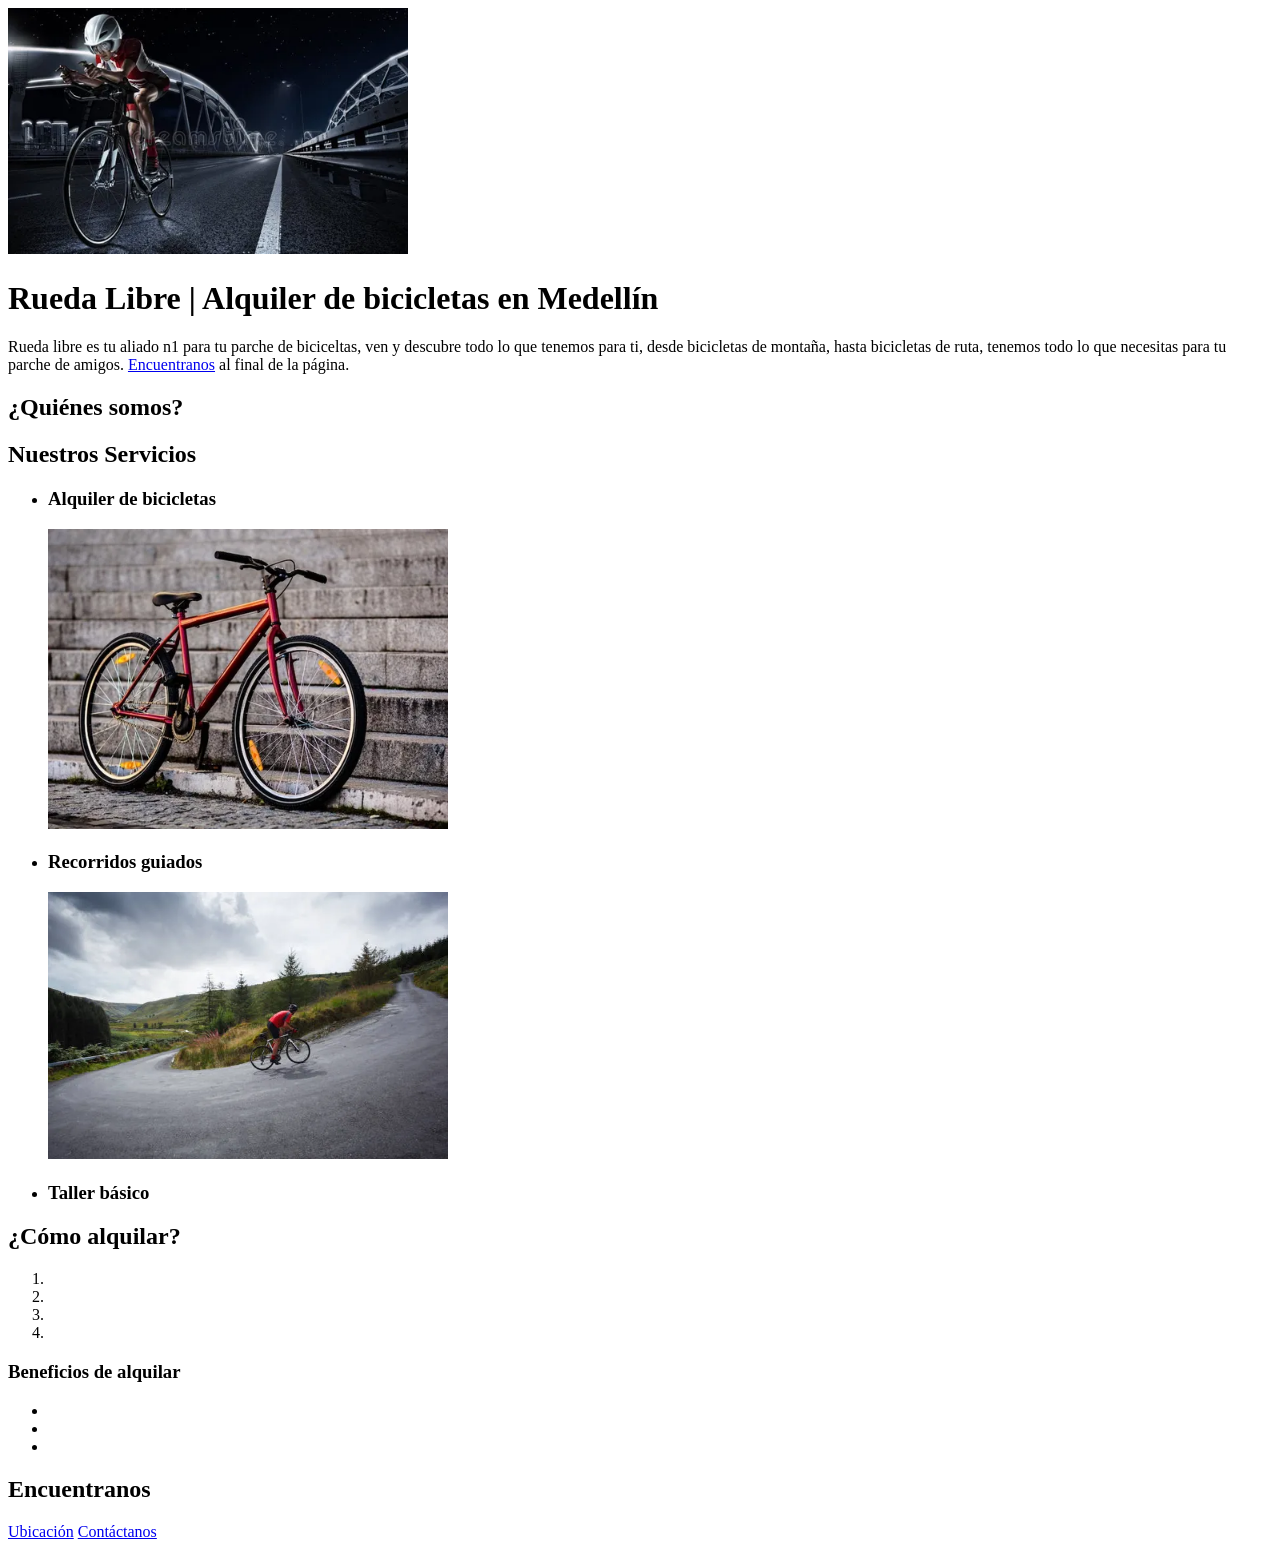
<file: index.html>
<!DOCTYPE html>
<html lang="en">

<head>
    <meta charset="UTF-8">
    <meta name="viewport" content="width=device-width, initial-scale=1.0">
    <title>Rueda Libre | Alquiler de bicicletas en Medellín</title>
</head>

<body>
    <img src="img/fondo.jpeg" alt="Portada de ciclista" width="400px">
    <h1>Rueda Libre | Alquiler de bicicletas en Medellín</h1>
    <p>
        Rueda libre es tu aliado n1 para tu parche de biciceltas,
        ven y descubre todo lo que tenemos para ti, desde bicicletas
        de montaña, hasta bicicletas de ruta, tenemos todo lo que
        necesitas para tu parche de amigos. <a href="#encuentranos">
        Encuentranos</a> al final de la página.
    </p>
    <section>
        <h2>¿Quiénes somos?</h2>
    </section>
    <section>
        <h2>Nuestros Servicios</h2>
        <ul>
            <li>
                <h3>Alquiler de bicicletas</h3>
                <img src="img/bicicleta.jpeg" alt="Bicicleta" width="400px">
                <p></p>
            </li>
            <li>
                <h3>Recorridos guiados</h3>
                <img src="img/ruta.jpeg" alt="Ruta" width="400px">
                <p></p>
            </li>
            <li> 
                <h3>Taller básico</h3>
                <p></p>
            </li>
        </ul>
    </section>
    <section>
        <h2>¿Cómo alquilar?</h2>
        <ol>
            <li></li>
            <li></li>
            <li></li>
            <li></li>
        </ol>
        <h3>Beneficios de alquilar</h3>
        <ul>
            <li></li>
            <li></li>
            <li></li>
        </ul>
    </section>
    <section id="encuentranos">
        <h2>Encuentranos</h2>
        <a href="https://maps.app.goo.gl/fQB62hSShDkfsh3U9" target="_blank">Ubicación</a>
        <a href="mailto:hola@ruedalibre.example" target="_blank">Contáctanos</a>

    </section>
</body>

</html>
</file>
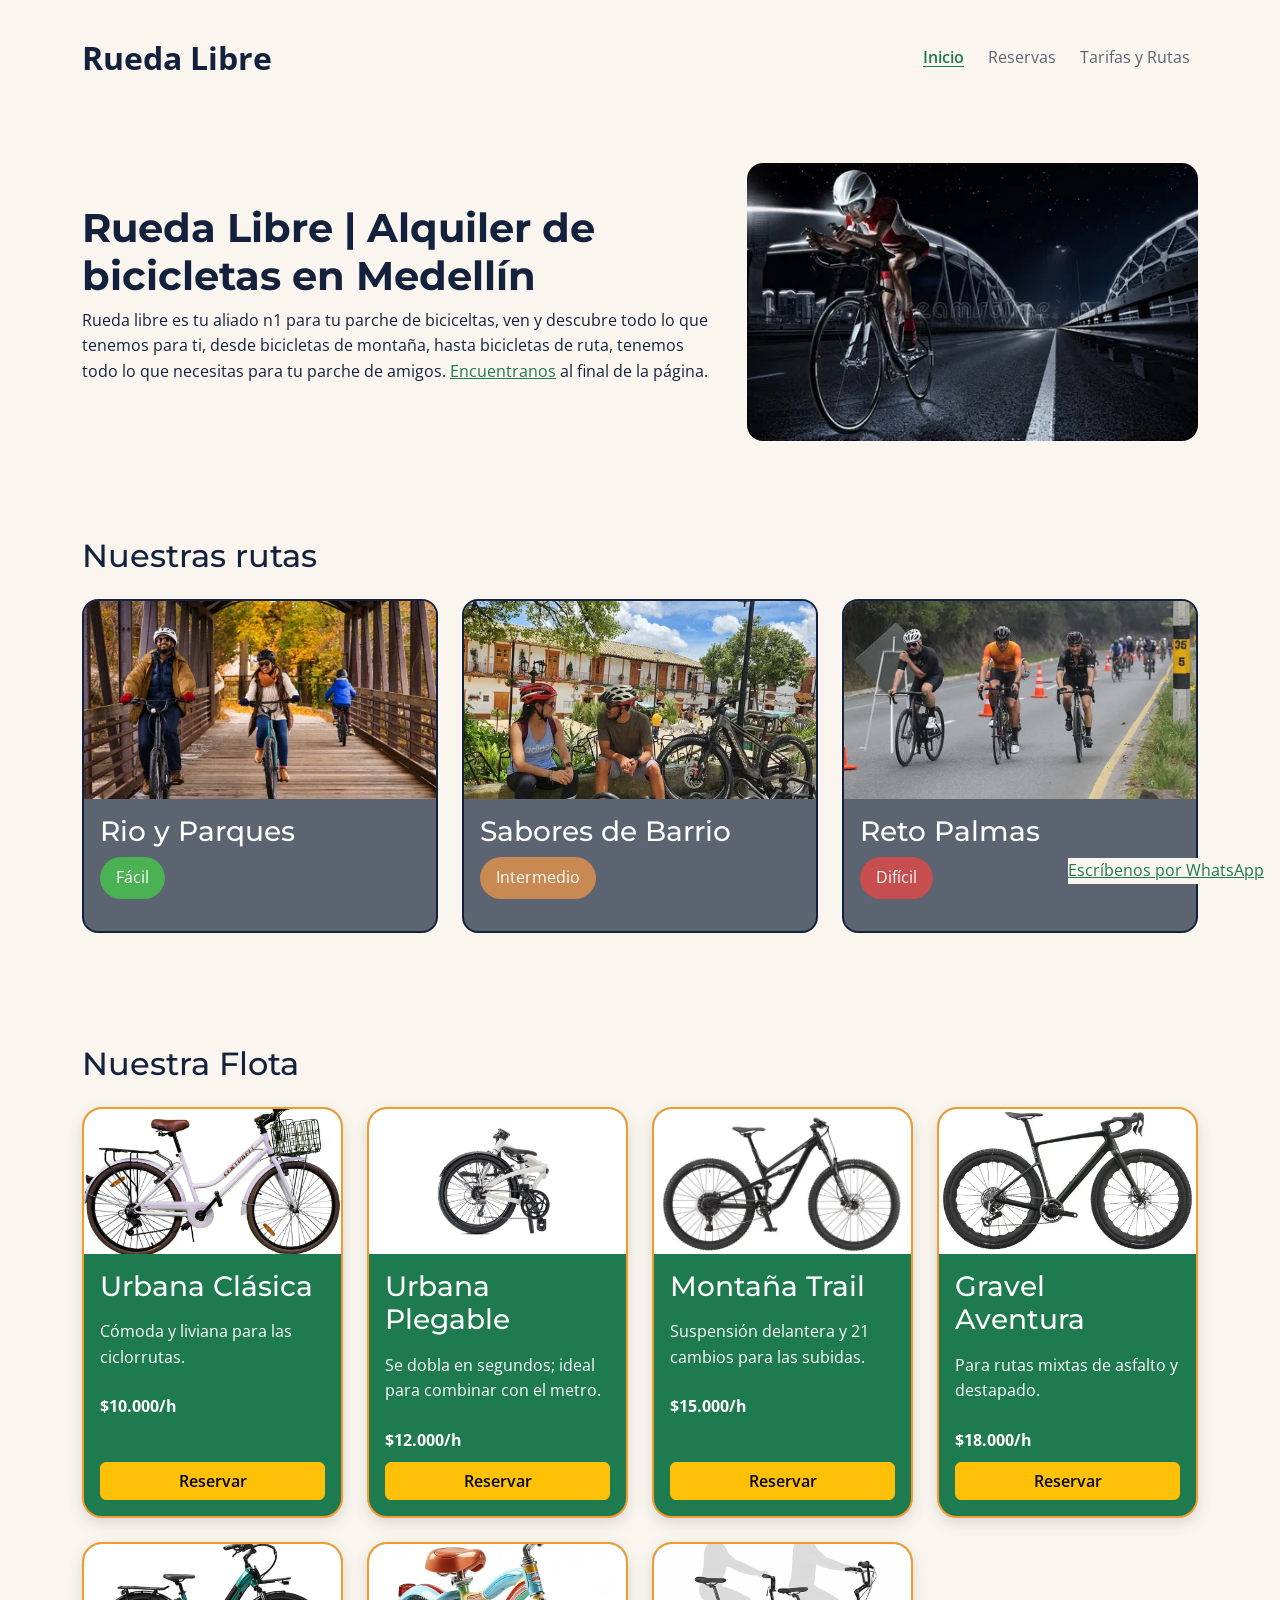
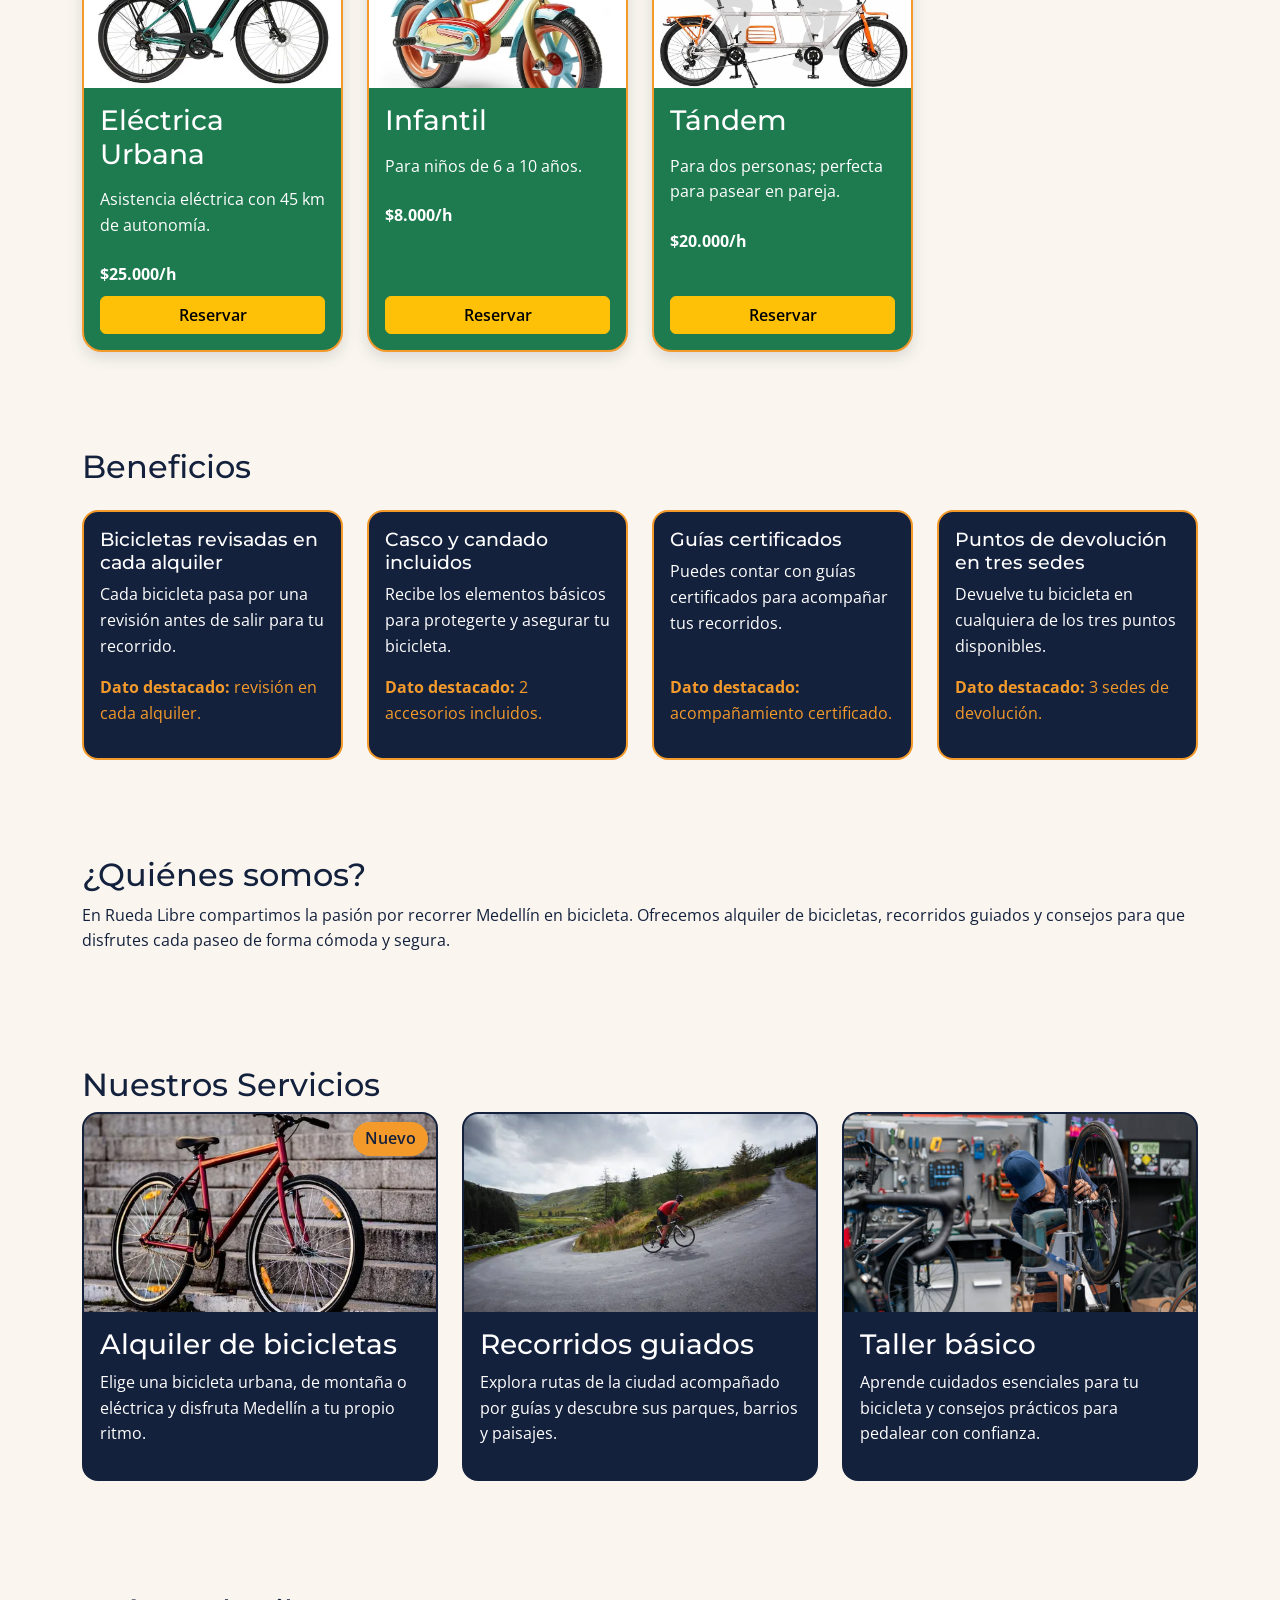
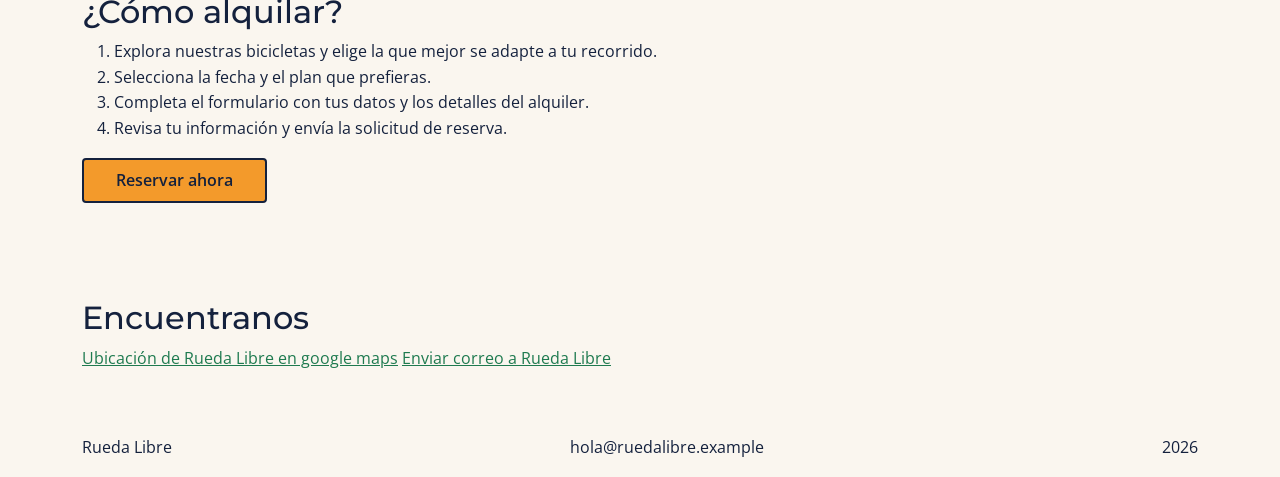
<file: rueda-libre/index.html>
<!DOCTYPE html>
<html lang="es">

<head>
    <meta charset="UTF-8">
    <meta name="viewport" content="width=device-width, initial-scale=1.0">
    <title>Rueda Libre | Alquiler de bicicletas en Medellín</title>
    <link rel="stylesheet" href="https://cdn.jsdelivr.net/npm/bootstrap@5.3.9/dist/css/bootstrap.min.css">
    <link rel="preconnect" href="https://fonts.googleapis.com">
    <link rel="preconnect" href="https://fonts.gstatic.com" crossorigin>
    <link
        href="https://fonts.googleapis.com/css2?family=Montserrat:ital,wght@0,100..900;1,100..900&family=Open+Sans:ital,wght@0,300..800;1,300..800&display=swap"
        rel="stylesheet">
    <link rel="stylesheet" href="css/styles.css">
</head>

<body>
    <header class="container d-flex flex-column flex-md-row justify-content-md-between align-items-center flex-wrap gap-2 py-3">
        <p class="nombre-del-negocio my-3">Rueda Libre</p>
        <nav>
            <ul id="menu" class="d-flex flex-wrap justify-content-center justify-content-md-end gap-2 list-unstyled m-0 p-0">
                <li>
                    <a href="index.html" class="activo d-block p-2">Inicio</a>
                </li>
                <li>
                    <a href="paginas/reservas.html" class="d-block p-2">Reservas</a>
                </li>
                <li>
                    <a href="paginas/tarifas.html" class="d-block p-2">Tarifas y Rutas</a>
                </li>
            </ul>
        </nav>
    </header>

    <main class="container">
        <section id="portada" class="py-5">
            <div class="row g-4 align-items-center">
                <div id="text" class="col-12 col-md-7">
                    <h1 class="fs-1 fw-bold">Rueda Libre | Alquiler de bicicletas en Medellín</h1>
                    <p>
                        Rueda libre es tu aliado n1 para tu parche de biciceltas,
                        ven y descubre todo lo que tenemos para ti, desde bicicletas
                        de montaña, hasta bicicletas de ruta, tenemos todo lo que
                        necesitas para tu parche de amigos. <a href="#encuentranos">
                            Encuentranos</a> al final de la página.
                    </p>
                </div>
                <div id="image" class="col-12 col-md-5 d-flex justify-content-center">
                    <img src="img/fondo.jpeg" alt="Portada de ciclista" class="img-fluid rounded-4">
                </div>
            </div>
        </section>

        <section id="nuestras-rutas" class="py-5">
            <h2 class="mb-4">Nuestras rutas</h2>
            <ul id="contenedor-rutas" class="row row-cols-1 row-cols-md-2 row-cols-xl-3 g-4 list-unstyled">
                <li class="col">
                    <article class="card ruta h-100" id="ruta-parques-rio">
                        <img src="img/ruta-parques-rio.webp" alt="Foto de ciclistas en el parque"
                            class="card-img-top img-ruta">
                        <div class="card-body">
                            <h3>Rio y Parques</h3>
                            <p class="dificultad d-inline-block" id="facil">Fácil</p>
                        </div>
                    </article>
                </li>
                <li class="col">
                    <article class="card ruta h-100" id="ruta-sabores-barrio">
                        <img src="img/ruta-sabores-barrio.webp" alt="Ruta" class="card-img-top img-ruta">
                        <div class="card-body">
                            <h3>Sabores de Barrio</h3>
                            <p class="dificultad d-inline-block" id="intermedio">Intermedio</p>
                        </div>
                    </article>
                </li>
                <li class="col">
                    <article class="card ruta h-100" id="ruta-reto-palmas">
                        <img src="img/ruta-reto-palmas.webp" alt="Imagen alusiva al taller de Rueda-Libre"
                            class="card-img-top img-ruta">
                        <div class="card-body">
                            <h3>Reto Palmas</h3>
                            <p class="dificultad d-inline-block" id="dificil">Difícil</p>
                        </div>
                    </article>
                </li>
            </ul>
        </section>

        <section id="nuestra-flota" class="py-5">
            <h2 class="mb-4">Nuestra Flota</h2>
            <div class="row row-cols-1 row-cols-sm-2 row-cols-lg-3 row-cols-xl-4 g-4">
                <div class="col">
                    <article class="card modelo-flota h-100">
                        <div class="ratio ratio-16x9">
                            <img src="img/bicicleta-clásica.webp" alt="Bicicleta urbana clásica de color oscuro"
                                class="card-img-top w-100 h-100 object-fit-cover">
                        </div>
                        <div class="card-body d-flex flex-column justify-content-between gap-2">
                            <h3 class="card-title nombre-modelo-flota">Urbana Clásica</h3>
                            <p class="card-text descripcion-modelo-flota">Cómoda y liviana para las ciclorrutas.</p>
                            <p class="precio-modelo-flota mb-0">$10.000/h</p>
                            <a href="paginas/reservas.html#formulario"
                                class="btn btn-warning fw-semibold enlace-modelo-flota mt-auto">Reservar</a>
                        </div>
                    </article>
                </div>
                <div class="col">
                    <article class="card modelo-flota h-100">
                        <div class="ratio ratio-16x9">
                            <img src="img/bicicleta-plegable.webp" alt="Bicicleta urbana plegable"
                                class="card-img-top w-100 h-100 object-fit-cover">
                        </div>
                        <div class="card-body d-flex flex-column justify-content-between gap-2">
                            <h3 class="card-title nombre-modelo-flota">Urbana Plegable</h3>
                            <p class="card-text descripcion-modelo-flota">Se dobla en segundos; ideal para combinar con el metro.</p>
                            <p class="precio-modelo-flota mb-0">$12.000/h</p>
                            <a href="paginas/reservas.html#formulario"
                                class="btn btn-warning fw-semibold enlace-modelo-flota mt-auto">Reservar</a>
                        </div>
                    </article>
                </div>
                <div class="col">
                    <article class="card modelo-flota h-100">
                        <div class="ratio ratio-16x9">
                            <img src="img/bicicleta-montana.webp" alt="Bicicleta de montaña con suspensión delantera"
                                class="card-img-top w-100 h-100 object-fit-cover">
                        </div>
                        <div class="card-body d-flex flex-column justify-content-between gap-2">
                            <h3 class="card-title nombre-modelo-flota">Montaña Trail</h3>
                            <p class="card-text descripcion-modelo-flota">Suspensión delantera y 21 cambios para las subidas.</p>
                            <p class="precio-modelo-flota mb-0">$15.000/h</p>
                            <a href="paginas/reservas.html#formulario"
                                class="btn btn-warning fw-semibold enlace-modelo-flota mt-auto">Reservar</a>
                        </div>
                    </article>
                </div>
                <div class="col">
                    <article class="card modelo-flota h-100">
                        <div class="ratio ratio-16x9">
                            <img src="img/bicicleta-gravel.webp"
                                alt="Bicicleta gravel para rutas de asfalto y caminos destapados"
                                class="card-img-top w-100 h-100 object-fit-cover">
                        </div>
                        <div class="card-body d-flex flex-column justify-content-between gap-2">
                            <h3 class="card-title nombre-modelo-flota">Gravel Aventura</h3>
                            <p class="card-text descripcion-modelo-flota">Para rutas mixtas de asfalto y destapado.</p>
                            <p class="precio-modelo-flota mb-0">$18.000/h</p>
                            <a href="paginas/reservas.html#formulario"
                                class="btn btn-warning fw-semibold enlace-modelo-flota mt-auto">Reservar</a>
                        </div>
                    </article>
                </div>
                <div class="col">
                    <article class="card modelo-flota h-100">
                        <div class="ratio ratio-16x9">
                            <img src="img/bicicleta-electrica.webp" alt="Bicicleta eléctrica urbana"
                                class="card-img-top w-100 h-100 object-fit-cover">
                        </div>
                        <div class="card-body d-flex flex-column justify-content-between gap-2">
                            <h3 class="card-title nombre-modelo-flota">Eléctrica Urbana</h3>
                            <p class="card-text descripcion-modelo-flota">Asistencia eléctrica con 45 km de autonomía.</p>
                            <p class="precio-modelo-flota mb-0">$25.000/h</p>
                            <a href="paginas/reservas.html#formulario"
                                class="btn btn-warning fw-semibold enlace-modelo-flota mt-auto">Reservar</a>
                        </div>
                    </article>
                </div>
                <div class="col">
                    <article class="card modelo-flota h-100">
                        <div class="ratio ratio-16x9">
                            <img src="img/bicicleta-infantil.webp" alt="Bicicleta infantil para niños de 6 a 10 años"
                                class="card-img-top w-100 h-100 object-fit-cover">
                        </div>
                        <div class="card-body d-flex flex-column justify-content-between gap-2">
                            <h3 class="card-title nombre-modelo-flota">Infantil</h3>
                            <p class="card-text descripcion-modelo-flota">Para niños de 6 a 10 años.</p>
                            <p class="precio-modelo-flota mb-0">$8.000/h</p>
                            <a href="paginas/reservas.html#formulario"
                                class="btn btn-warning fw-semibold enlace-modelo-flota mt-auto">Reservar</a>
                        </div>
                    </article>
                </div>
                <div class="col">
                    <article class="card modelo-flota h-100">
                        <div class="ratio ratio-16x9">
                            <img src="img/bicicleta-tandem.webp" alt="Bicicleta tándem para dos personas"
                                class="card-img-top w-100 h-100 object-fit-cover">
                        </div>
                        <div class="card-body d-flex flex-column justify-content-between gap-2">
                            <h3 class="card-title nombre-modelo-flota">Tándem</h3>
                            <p class="card-text descripcion-modelo-flota">Para dos personas; perfecta para pasear en pareja.</p>
                            <p class="precio-modelo-flota mb-0">$20.000/h</p>
                            <a href="paginas/reservas.html#formulario"
                                class="btn btn-warning fw-semibold enlace-modelo-flota mt-auto">Reservar</a>
                        </div>
                    </article>
                </div>
            </div>
        </section>

        <section id="beneficios" class="py-5">
            <h2 class="mb-4">Beneficios</h2>
            <div class="row row-cols-1 row-cols-md-2 row-cols-xl-4 g-4">
                <div class="col">
                    <div class="card beneficio h-100">
                        <div class="card-body d-flex flex-column">
                            <h3 class="card-title">Bicicletas revisadas en cada alquiler</h3>
                            <p class="card-text">Cada bicicleta pasa por una revisión antes de salir para tu recorrido.</p>
                            <p class="beneficio-dato mt-auto"><strong>Dato destacado:</strong> revisión en cada alquiler.</p>
                        </div>
                    </div>
                </div>
                <div class="col">
                    <div class="card beneficio h-100">
                        <div class="card-body d-flex flex-column">
                            <h3 class="card-title">Casco y candado incluidos</h3>
                            <p class="card-text">Recibe los elementos básicos para protegerte y asegurar tu bicicleta.</p>
                            <p class="beneficio-dato mt-auto"><strong>Dato destacado:</strong> 2 accesorios incluidos.</p>
                        </div>
                    </div>
                </div>
                <div class="col">
                    <div class="card beneficio h-100">
                        <div class="card-body d-flex flex-column">
                            <h3 class="card-title">Guías certificados</h3>
                            <p class="card-text">Puedes contar con guías certificados para acompañar tus recorridos.</p>
                            <p class="beneficio-dato mt-auto"><strong>Dato destacado:</strong> acompañamiento certificado.</p>
                        </div>
                    </div>
                </div>
                <div class="col">
                    <div class="card beneficio h-100">
                        <div class="card-body d-flex flex-column">
                            <h3 class="card-title">Puntos de devolución en tres sedes</h3>
                            <p class="card-text">Devuelve tu bicicleta en cualquiera de los tres puntos disponibles.</p>
                            <p class="beneficio-dato mt-auto"><strong>Dato destacado:</strong> 3 sedes de devolución.</p>
                        </div>
                    </div>
                </div>
            </div>
        </section>

        <section class="py-5">
            <h2>¿Quiénes somos?</h2>
            <p>
                En Rueda Libre compartimos la pasión por recorrer Medellín en bicicleta.
                Ofrecemos alquiler de bicicletas, recorridos guiados y consejos para
                que disfrutes cada paseo de forma cómoda y segura.
            </p>
        </section>
        <section class="py-5">
            <h2>Nuestros Servicios</h2>
            <ul id="contenedor-servicios" class="row row-cols-1 row-cols-md-2 row-cols-xl-3 g-4 list-unstyled">
                <li class="col">
                    <article class="card servicio h-100 position-relative">
                        <img src="img/bicicleta.jpeg" alt="Bicicleta" class="card-img-top img-servicio">
                        <div class="card-body">
                            <h3>Alquiler de bicicletas</h3>
                            <p>Elige una bicicleta urbana, de montaña o eléctrica y disfruta Medellín a tu propio ritmo.
                            </p>
                        </div>
                        <p class="etiqueta-nuevo position-absolute top-0 end-0 m-2 z-1">Nuevo</p>
                    </article>
                </li>
                <li class="col">
                    <article class="card servicio h-100">
                        <img src="img/ruta.jpeg" alt="Ruta" class="card-img-top img-servicio">
                        <div class="card-body">
                            <h3>Recorridos guiados</h3>
                            <p>Explora rutas de la ciudad acompañado por guías y descubre sus parques, barrios y
                                paisajes.
                            </p>
                        </div>
                    </article>
                </li>
                <li class="col">
                    <article class="card servicio h-100">
                        <img src="img/taller.jpg" alt="Imagen alusiva al taller de Rueda-Libre"
                            class="card-img-top img-servicio">
                        <div class="card-body">
                            <h3>Taller básico</h3>
                            <p>Aprende cuidados esenciales para tu bicicleta y consejos prácticos para pedalear con
                                confianza.</p>
                        </div>
                    </article>
                </li>
            </ul>
        </section>
        <section class="py-5">
            <h2>¿Cómo alquilar?</h2>
            <ol>
                <li>Explora nuestras bicicletas y elige la que mejor se adapte a tu recorrido.</li>
                <li>Selecciona la fecha y el plan que prefieras.</li>
                <li>Completa el formulario con tus datos y los detalles del alquiler.</li>
                <li>Revisa tu información y envía la solicitud de reserva.</li>
            </ol>
            <a href="paginas/reservas.html" class="boton-cta">Reservar ahora</a>
        </section>
        <section id="encuentranos" class="py-5">
            <h2>Encuentranos</h2>
            <a href="https://maps.app.goo.gl/fQB62hSShDkfsh3U9" target="_blank">Ubicación de Rueda Libre en google
                maps</a>
            <a href="mailto:hola@ruedalibre.example" target="_blank">Enviar correo a Rueda Libre</a>

        </section>
        <a href="https://wa.me/573000000000" target="_blank"
            class="enlace-whatsapp position-fixed bottom-0 end-0 m-3 mw-100">Escríbenos por WhatsApp</a>
    </main>
    <footer class="container d-flex flex-column flex-md-row justify-content-md-between align-items-md-center gap-3 py-3">
        <p class="mb-0">Rueda Libre</p>
        <p class="mb-0">hola@ruedalibre.example</p>
        <p class="mb-0">2026</p>
    </footer>
    <script src="https://cdn.jsdelivr.net/npm/bootstrap@5.3.9/dist/js/bootstrap.bundle.min.js"></script>
</body>

</html>
</file>
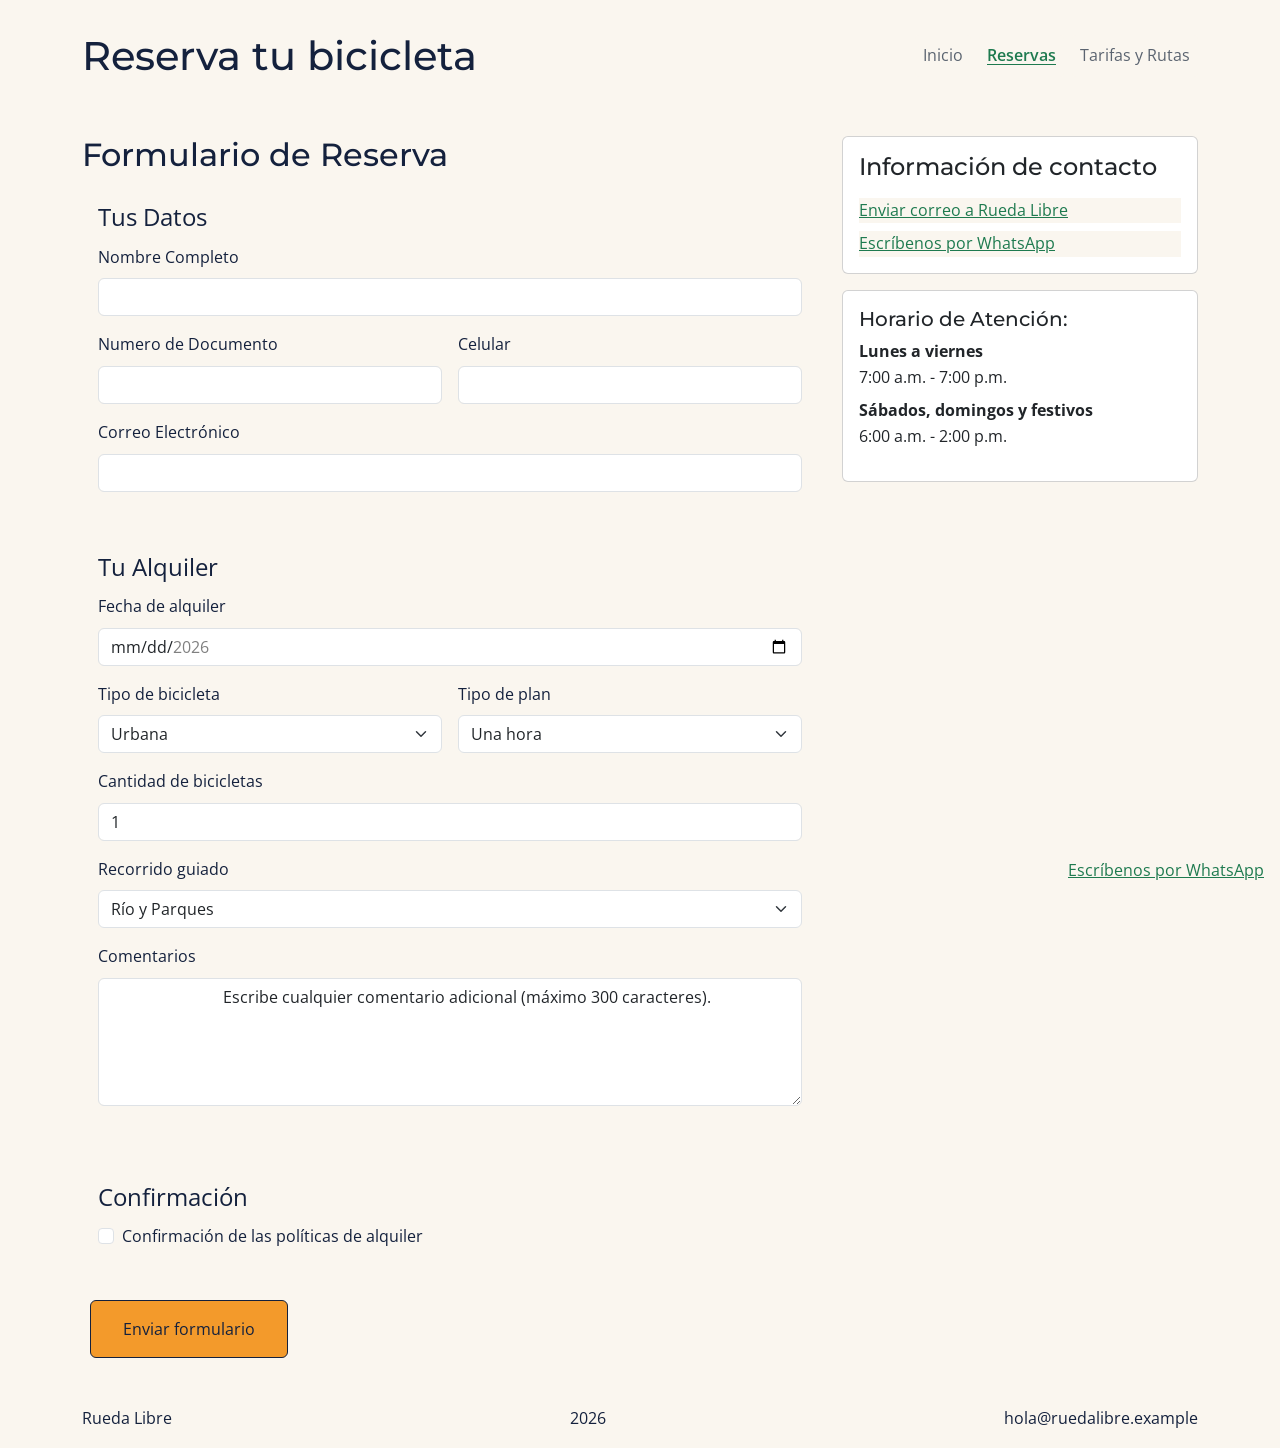
<file: rueda-libre/paginas/reservas.html>
<!DOCTYPE html>
<html lang="es">

<head>
    <meta charset="UTF-8">
    <meta name="viewport" content="width=device-width, initial-scale=1.0">
    <title>Reservas-Rueda-Libre</title>
    <link rel="stylesheet" href="https://cdn.jsdelivr.net/npm/bootstrap@5.3.9/dist/css/bootstrap.min.css">
    <link rel="preconnect" href="https://fonts.googleapis.com">
    <link rel="preconnect" href="https://fonts.gstatic.com" crossorigin>
    <link
        href="https://fonts.googleapis.com/css2?family=Montserrat:ital,wght@0,100..900;1,100..900&family=Open+Sans:ital,wght@0,300..800;1,300..800&display=swap"
        rel="stylesheet">
    <link rel="stylesheet" href="../css/styles.css">
</head>

<body>
    <header class="container d-flex flex-column flex-md-row justify-content-md-between align-items-center flex-wrap gap-2 py-3">
        <h1 class="my-3">Reserva tu bicicleta</h1>
        <nav>
            <ul id="menu" class="d-flex flex-wrap justify-content-center justify-content-md-end gap-2 list-unstyled m-0 p-0">
                <li>
                    <a href="../index.html" class="d-block p-2">Inicio</a>
                </li>
                <li>
                    <a href="reservas.html" class="activo d-block p-2">Reservas</a>
                </li>
                <li>
                    <a href="tarifas.html" class="d-block p-2">Tarifas y Rutas</a>
                </li>
            </ul>
        </nav>
    </header>
    <main class="container py-4">
        <div class="row g-4 align-items-start">
            <section id="formulario" class="col-12 col-md-8">
                <h2>Formulario de Reserva</h2>
                <form action="#" method="post">
                    <fieldset class="mb-4 p-3">
                        <legend>Tus Datos</legend>
                        <div class="mb-3">
                            <label class="form-label" for="nombre">Nombre Completo</label>
                            <input class="form-control" type="text" name="nombre" id="nombre" required minlength="3"
                                title="Ingresa tu nombre completo (mínimo 3 caracteres).">
                        </div>

                        <div class="row g-3">
                            <div class="col-12 col-sm-6">
                                <label class="form-label" for="documento">Numero de Documento</label>
                                <input class="form-control" type="number" name="documento" id="documento" required minlength="6"
                                    maxlength="10" title="Ingresa tu número de documento.">
                            </div>
                            <div class="col-12 col-sm-6">
                                <label class="form-label" for="celular">Celular</label>
                                <input class="form-control" type="tel" name="celular" id="celular" required pattern="3[0-9]"
                                    title="Ingresa tu número de celular.">
                            </div>
                        </div>

                        <div class="mt-3">
                            <label class="form-label" for="correo">Correo Electrónico</label>
                            <input class="form-control" type="email" name="correo" id="correo" required
                                title="Ingresa una dirección de correo electrónico válida.">
                        </div>
                    </fieldset>

                    <fieldset class="mb-4 p-3">
                        <legend>Tu Alquiler</legend>

                        <div class="mb-3">
                            <label class="form-label" for="fecha">Fecha de alquiler</label>
                            <input class="form-control" type="date" name="fecha" id="fecha" required min="2026-11-01" max="2026-12-31"
                                title="Selecciona la fecha de alquiler, entre el 1 de noviembre y el 31 de diciembre de 2026.">
                        </div>

                        <div class="row g-3 mb-3">
                            <div class="col-12 col-sm-6">
                                <label class="form-label" for="tipo_bicicleta">Tipo de bicicleta</label>
                                <select class="form-select" name="tipo_bicicleta" id="tipo_bicicleta" required
                                    title="Selecciona el tipo de bicicleta que deseas alquilar.">
                                    <option value="urbana">Urbana</option>
                                    <option value="montaña">Montaña</option>
                                    <option value="eléctrica">Eléctrica</option>
                                </select>
                            </div>

                            <div class="col-12 col-sm-6">
                                <label class="form-label" for="tipo_plan">Tipo de plan</label>
                                <select class="form-select" name="tipo_plan" id="tipo_plan" required>
                                    <option value="una_hora">Una hora</option>
                                    <option value="medio_dia">Medio día</option>
                                    <option value="dia_completo">Día completo</option>
                                </select>
                            </div>
                        </div>

                        <div class="mb-3">
                            <label class="form-label" for="cantidad_bicicletas">Cantidad de bicicletas</label>
                            <input class="form-control" type="number" name="cantidad_bicicletas" id="cantidad_bicicletas" min="1" max="6"
                                step="1" value="1" title="Indica cuántas bicicletas necesitas (de 1 a 6).">
                        </div>

                        <div class="mb-3">
                            <label class="form-label" for="recorrido_guiado">Recorrido guiado</label>
                            <select class="form-select" name="recorrido_guiado" id="recorrido_guiado"
                                title="Selecciona un recorrido guiado si deseas participar en uno.">
                                <option value="rio_parques">Río y Parques</option>
                                <option value="sabores_barrio">Sabores de Barrio</option>
                                <option value="reto_palmas">Reto las palmas</option>
                                <option value="ninguno">Ninguno</option>
                            </select>
                        </div>

                        <div class="mb-3">
                            <label class="form-label" for="comentarios">Comentarios</label>
                            <textarea class="form-control" name="comentarios" id="comentarios" maxlength="300">
                            Escribe cualquier comentario adicional (máximo 300 caracteres).
                            </textarea>
                        </div>
                    </fieldset>

                    <fieldset class="mb-4 p-3">
                        <legend>Confirmación</legend>

                        <div class="form-check">
                            <input class="form-check-input" type="checkbox" name="confirmacion" id="confirmacion" required>
                            <label class="form-check-label" for="confirmacion">
                                Confirmación de las políticas de alquiler
                            </label>
                        </div>
                    </fieldset>

                    <button class="btn" type="submit">Enviar formulario</button>

                </form>
            </section>
            <section id="informacion-de-contacto" class="col-12 col-md-4">
                <div class="d-flex flex-column gap-3">
                    <article class="card">
                        <div class="card-body d-flex flex-column gap-2">
                            <h2 class="h4">Información de contacto</h2>
                            <a href="mailto:hola@ruedalibre.example">Enviar correo a Rueda Libre</a>
                            <a href="https://wa.me/573000000000" target="_blank">Escríbenos por WhatsApp</a>
                        </div>
                    </article>
                    <article class="card">
                        <div class="card-body">
                            <h3 class="h5">Horario de Atención:</h3>
                            <dl>
                                <dt>Lunes a viernes</dt>
                                <dd>7:00 a.m. - 7:00 p.m.</dd>
                                <dt>Sábados, domingos y festivos</dt>
                                <dd>6:00 a.m. - 2:00 p.m.</dd>
                            </dl>
                        </div>
                    </article>
                </div>
            </section>
        </div>
        <a href="https://wa.me/573000000000" target="_blank"
            class="enlace-whatsapp position-fixed bottom-0 end-0 m-3 mw-100">Escríbenos por WhatsApp</a>
    </main>
    <footer class="container d-flex flex-column flex-md-row justify-content-md-between align-items-md-center gap-3 py-3">
        <p class="mb-0">Rueda Libre</p>
        <p class="mb-0">2026</p>
        <p class="mb-0">hola@ruedalibre.example</p>
    </footer>
    <script src="https://cdn.jsdelivr.net/npm/bootstrap@5.3.9/dist/js/bootstrap.bundle.min.js"></script>
</body>

</html>
</file>
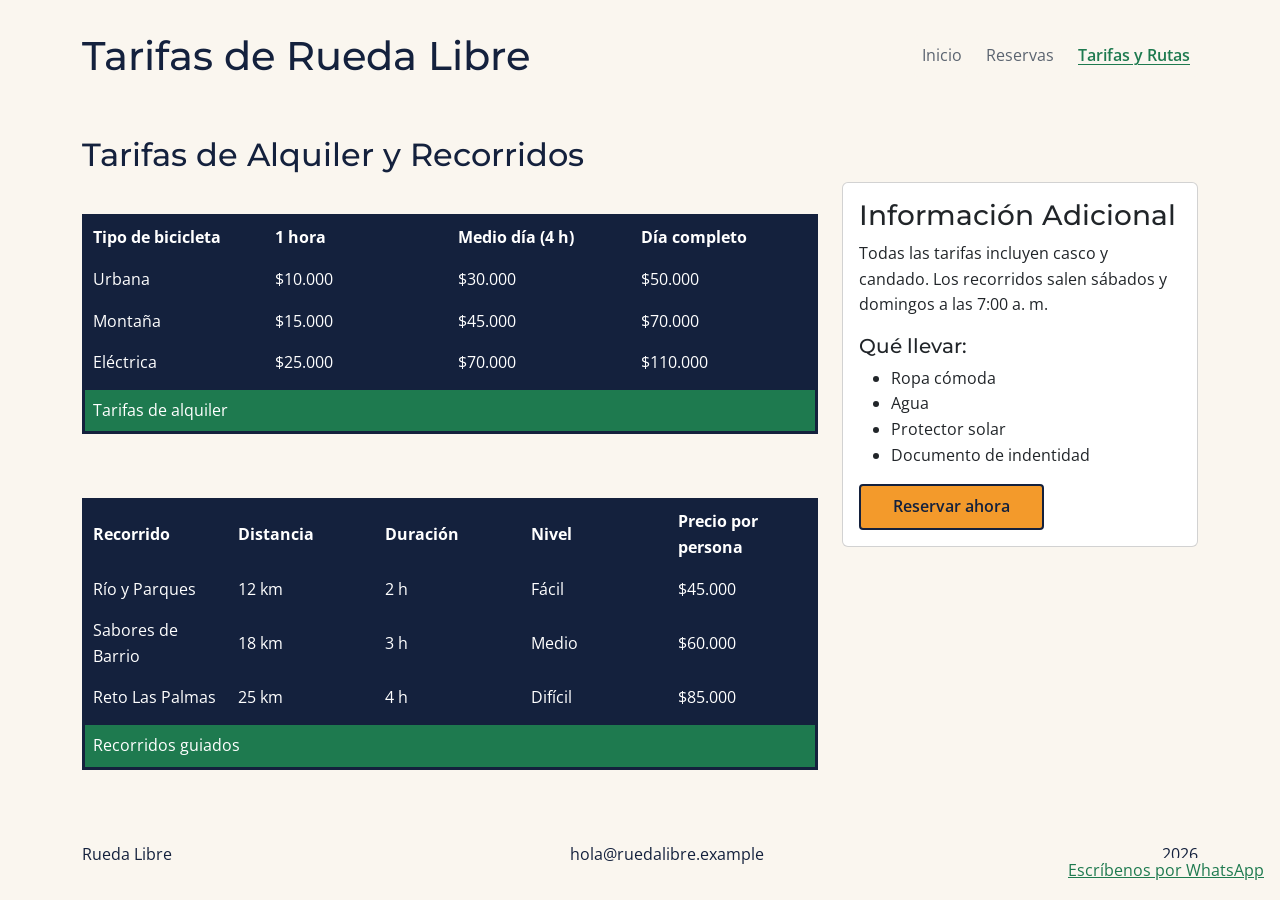
<file: rueda-libre/paginas/tarifas.html>
<!DOCTYPE html>
<html lang="es">

<head>
    <meta charset="UTF-8">
    <meta name="viewport" content="width=device-width, initial-scale=1.0">
    <title>Tarifas-Rueda-Libre</title>
    <link rel="stylesheet" href="https://cdn.jsdelivr.net/npm/bootstrap@5.3.9/dist/css/bootstrap.min.css">
    <link rel="preconnect" href="https://fonts.googleapis.com">
    <link rel="preconnect" href="https://fonts.gstatic.com" crossorigin>
    <link
        href="https://fonts.googleapis.com/css2?family=Montserrat:ital,wght@0,100..900;1,100..900&family=Open+Sans:ital,wght@0,300..800;1,300..800&display=swap"
        rel="stylesheet">
    <link rel="stylesheet" href="../css/styles.css">
</head>

<body>
    <header class="container d-flex flex-column flex-md-row justify-content-md-between align-items-center flex-wrap gap-2 py-3">
        <h1 class="my-3">Tarifas de Rueda Libre</h1>
        <nav>
            <ul id="menu" class="d-flex flex-wrap justify-content-center justify-content-md-end gap-2 list-unstyled m-0 p-0">
                <li>
                    <a href="../index.html" class="d-block p-2">Inicio</a>
                </li>
                <li>
                    <a href="reservas.html" class="d-block p-2">Reservas</a>
                </li>
                <li>
                    <a href="tarifas.html" class="activo d-block p-2">Tarifas y Rutas</a>
                </li>
            </ul>
        </nav>
    </header>
    <main class="container">
        <section class="py-4">
            <h2>Tarifas de Alquiler y Recorridos</h2>
            <div class="row g-4 align-items-start">
                <div class="col-12 col-lg-8">
                    <div class="table-responsive">
                        <table class="tabla-tarifas tabla-alquiler">
                            <caption>Tarifas de alquiler</caption>
                            <thead>
                                <tr>
                                    <th scope="col">Tipo de bicicleta</th>
                                    <th scope="col">1 hora</th>
                                    <th scope="col">Medio día (4 h)</th>
                                    <th scope="col">Día completo</th>
                                </tr>
                            </thead>
                            <tbody>
                                <tr>
                                    <td>Urbana</td>
                                    <td>$10.000</td>
                                    <td>$30.000</td>
                                    <td>$50.000</td>
                                </tr>
                                <tr>
                                    <td>Montaña</td>
                                    <td>$15.000</td>
                                    <td>$45.000</td>
                                    <td>$70.000</td>
                                </tr>
                                <tr>
                                    <td>Eléctrica</td>
                                    <td>$25.000</td>
                                    <td>$70.000</td>
                                    <td>$110.000</td>
                                </tr>
                            </tbody>
                        </table>
                    </div>
                    <div class="table-responsive">
                        <table class="tabla-tarifas tabla-rutas">
                            <caption>Recorridos guiados</caption>
                            <thead>
                                <tr>
                                    <th scope="col">Recorrido</th>
                                    <th scope="col">Distancia</th>
                                    <th scope="col">Duración</th>
                                    <th scope="col">Nivel</th>
                                    <th scope="col">Precio por persona</th>
                                </tr>
                            </thead>
                            <tbody>
                                <tr>
                                    <td>Río y Parques</td>
                                    <td>12 km</td>
                                    <td>2 h</td>
                                    <td>Fácil</td>
                                    <td>$45.000</td>
                                </tr>
                                <tr>
                                    <td>Sabores de Barrio</td>
                                    <td>18 km</td>
                                    <td>3 h</td>
                                    <td>Medio</td>
                                    <td>$60.000</td>
                                </tr>
                                <tr>
                                    <td>Reto Las Palmas</td>
                                    <td>25 km</td>
                                    <td>4 h</td>
                                    <td>Difícil</td>
                                    <td>$85.000</td>
                                </tr>
                            </tbody>
                        </table>
                    </div>
                </div>
                <aside class="col-12 col-lg-4">
                    <div class="card">
                        <div class="card-body">
                            <h2 class="h3">Información Adicional</h2>
                            <p>
                                Todas las tarifas incluyen casco y candado. Los
                                recorridos salen sábados y domingos a las 7:00 a. m.
                            </p>
                            <h3 class="h5">Qué llevar:</h3>
                            <ul>
                                <li>Ropa cómoda</li>
                                <li>Agua</li>
                                <li>Protector solar</li>
                                <li>Documento de indentidad</li>
                            </ul>
                            <a href="reservas.html" class="boton-cta">Reservar ahora</a>
                        </div>
                    </div>
                </aside>
            </div>
        </section>
        <a href="https://wa.me/573000000000" target="_blank"
            class="enlace-whatsapp position-fixed bottom-0 end-0 m-3 mw-100">Escríbenos por WhatsApp</a>
    </main>
    <footer class="container d-flex flex-column flex-md-row justify-content-md-between align-items-md-center gap-3 py-3">
        <p class="mb-0">Rueda Libre</p>
        <p class="mb-0">hola@ruedalibre.example</p>
        <p class="mb-0">2026</p>
    </footer>
    <script src="https://cdn.jsdelivr.net/npm/bootstrap@5.3.9/dist/js/bootstrap.bundle.min.js"></script>
</body>

</html>
</file>
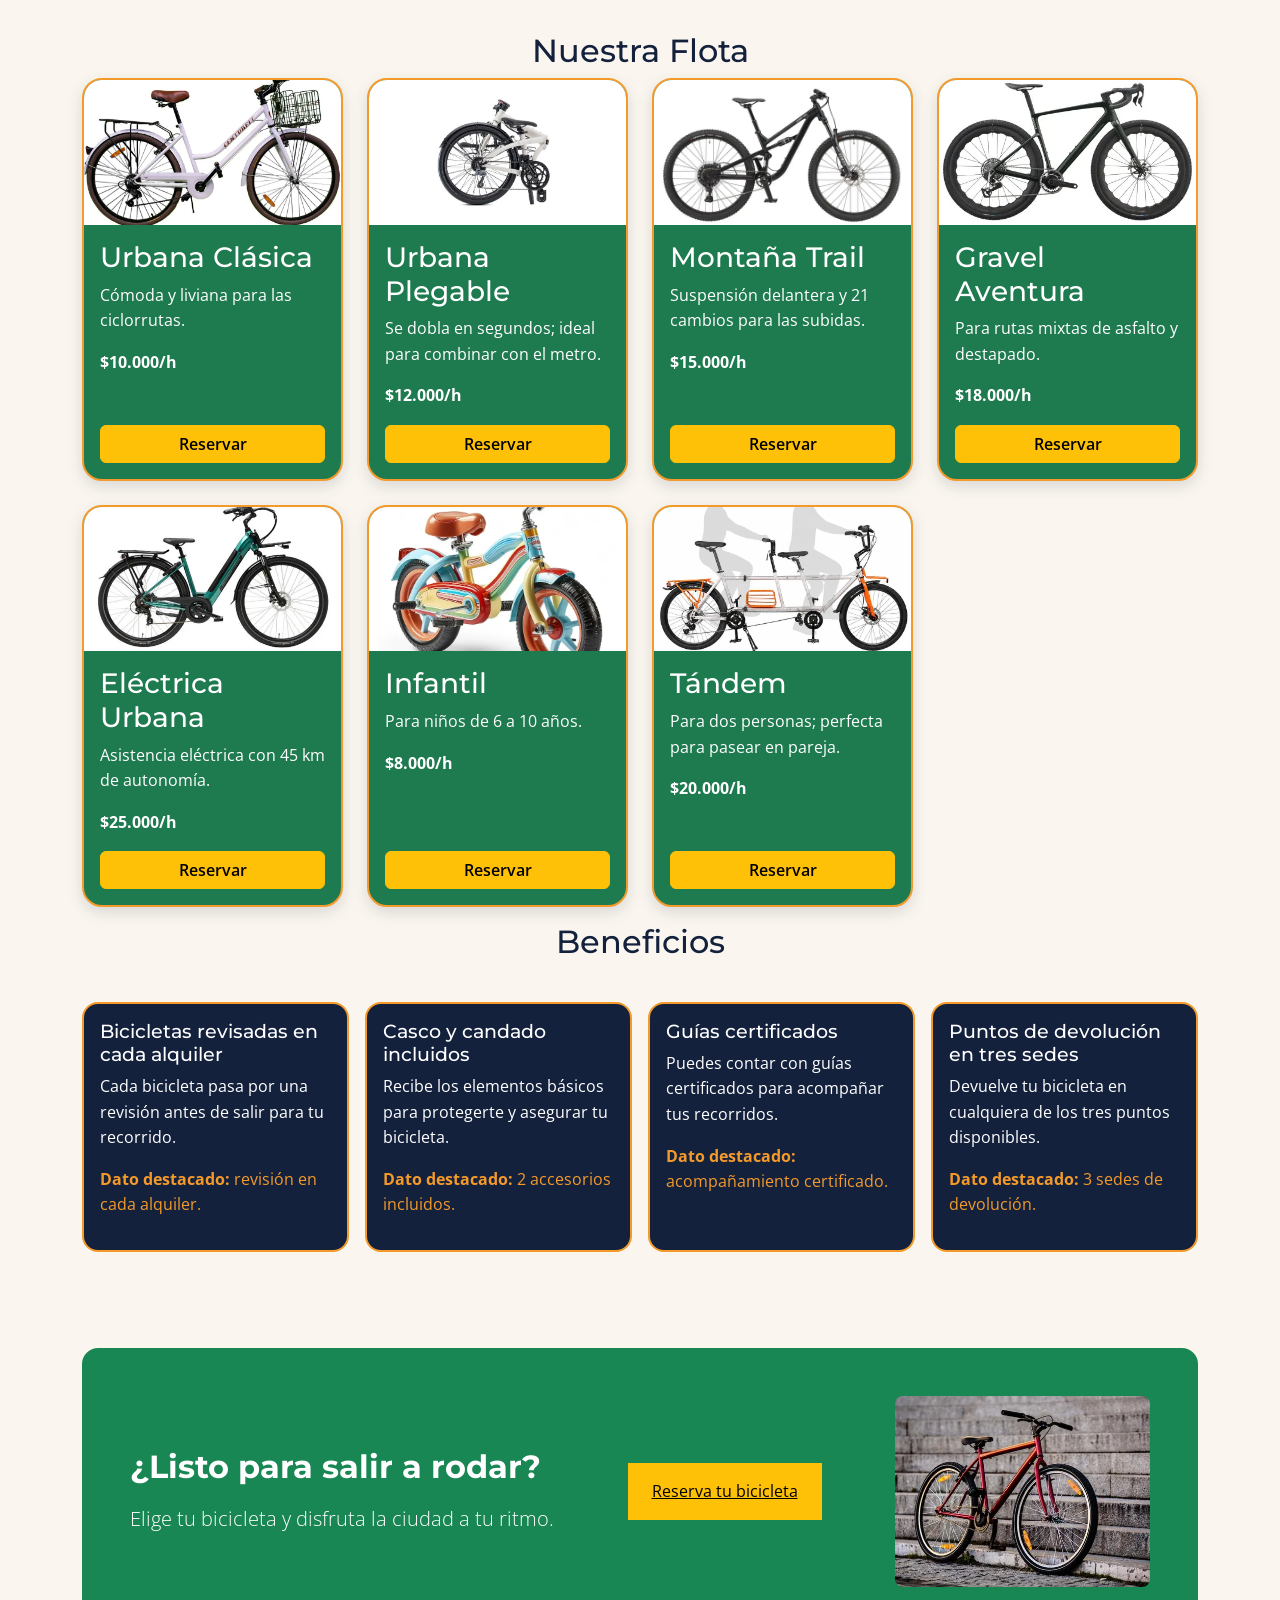
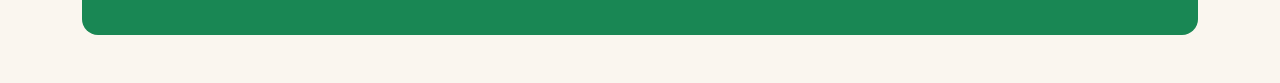
<file: rueda-libre/paginas/pruebas/catalogo-bootstrap.html>
<!DOCTYPE html>
<html lang="es">

<head>
    <meta charset="UTF-8">
    <meta name="viewport" content="width=device-width, initial-scale=1.0">
    <title>Rueda Libre | Catalogo</title>
    <link rel="stylesheet" href="https://cdn.jsdelivr.net/npm/bootstrap@5.3.9/dist/css/bootstrap.min.css">
    <link rel="preconnect" href="https://fonts.googleapis.com">
    <link rel="preconnect" href="https://fonts.gstatic.com" crossorigin>
    <link
        href="https://fonts.googleapis.com/css2?family=Montserrat:ital,wght@0,100..900;1,100..900&family=Open+Sans:ital,wght@0,300..800;1,300..800&display=swap"
        rel="stylesheet">
    <link rel="stylesheet" href="../../css/styles.css">
</head>

<body>
    <section id="nuestra-flota">
        <div class="container">
            <div class="row g-3 mt-3 justify-content-center">
                <div class="col-12">
                    <h2 class="text-center">Nuestra Flota</h2>
                </div>
            </div>
            <div class="row row-cols-1 row-cols-sm-2 row-cols-lg-3 row-cols-xl-4 g-4">
                <article class="col">
                    <div class="card modelo-flota h-100">
                        <div class="ratio ratio-16x9">
                            <img src="../../img/bicicleta-clásica.webp"
                                alt="Bicicleta urbana clásica de color oscuro"
                                class="card-img-top w-100 h-100 object-fit-cover">
                        </div>
                        <div class="card-body modelo-contenido d-flex flex-column">
                            <h3 class="card-title nombre-modelo-flota">Urbana Clásica</h3>
                            <p class="card-text descripcion-modelo-flota">Cómoda y liviana para las ciclorrutas.</p>
                            <p class="precio-modelo-flota">$10.000/h</p>
                            <a href="paginas/reservas.html#formulario"
                                class="btn btn-warning fw-semibold enlace-modelo-flota mt-auto">Reservar</a>
                        </div>
                    </div>
                </article>
                <article class="col">
                    <div class="card modelo-flota h-100">
                        <div class="ratio ratio-16x9">
                            <img src="../../img/bicicleta-plegable.webp" alt="Bicicleta urbana plegable"
                                class="card-img-top w-100 h-100 object-fit-cover">
                        </div>
                        <div class="card-body modelo-contenido d-flex flex-column">
                            <h3 class="card-title nombre-modelo-flota">Urbana Plegable</h3>
                            <p class="card-text descripcion-modelo-flota">Se dobla en segundos; ideal para combinar con
                                el metro.</p>
                            <p class="precio-modelo-flota">$12.000/h</p>
                            <a href="paginas/reservas.html#formulario"
                                class="btn btn-warning fw-semibold enlace-modelo-flota mt-auto">Reservar</a>
                        </div>
                    </div>
                </article>
                <article class="col">
                    <div class="card modelo-flota h-100">
                        <div class="ratio ratio-16x9">
                            <img src="../../img/bicicleta-montana.webp"
                                alt="Bicicleta de montaña con suspensión delantera"
                                class="card-img-top w-100 h-100 object-fit-cover">
                        </div>
                        <div class="card-body modelo-contenido d-flex flex-column">
                            <h3 class="card-title nombre-modelo-flota">Montaña Trail</h3>
                            <p class="card-text descripcion-modelo-flota">Suspensión delantera y 21 cambios para las
                                subidas.</p>
                            <p class="precio-modelo-flota">$15.000/h</p>
                            <a href="paginas/reservas.html#formulario"
                                class="btn btn-warning fw-semibold enlace-modelo-flota mt-auto">Reservar</a>
                        </div>
                    </div>
                </article>
                <article class="col">
                    <div class="card modelo-flota h-100">
                        <div class="ratio ratio-16x9">
                            <img src="../../img/bicicleta-gravel.webp"
                                alt="Bicicleta gravel para rutas de asfalto y caminos destapados"
                                class="card-img-top w-100 h-100 object-fit-cover">
                        </div>
                        <div class="card-body modelo-contenido d-flex flex-column">
                            <h3 class="card-title nombre-modelo-flota">Gravel Aventura</h3>
                            <p class="card-text descripcion-modelo-flota">Para rutas mixtas de asfalto y destapado.</p>
                            <p class="precio-modelo-flota">$18.000/h</p>
                            <a href="paginas/reservas.html#formulario"
                                class="btn btn-warning fw-semibold enlace-modelo-flota mt-auto">Reservar</a>
                        </div>
                    </div>
                </article>
                <article class="col">
                    <div class="card modelo-flota h-100">
                        <div class="ratio ratio-16x9">
                            <img src="../../img/bicicleta-electrica.webp" alt="Bicicleta eléctrica urbana"
                                class="card-img-top w-100 h-100 object-fit-cover">
                        </div>
                        <div class="card-body modelo-contenido d-flex flex-column">
                            <h3 class="card-title nombre-modelo-flota">Eléctrica Urbana</h3>
                            <p class="card-text descripcion-modelo-flota">Asistencia eléctrica con 45 km de autonomía.
                            </p>
                            <p class="precio-modelo-flota">$25.000/h</p>
                            <a href="paginas/reservas.html#formulario"
                                class="btn btn-warning fw-semibold enlace-modelo-flota mt-auto">Reservar</a>
                        </div>
                    </div>
                </article>
                <article class="col">
                    <div class="card modelo-flota h-100">
                        <div class="ratio ratio-16x9">
                            <img src="../../img/bicicleta-infantil.webp"
                                alt="Bicicleta infantil para niños de 6 a 10 años"
                                class="card-img-top w-100 h-100 object-fit-cover">
                        </div>
                        <div class="card-body modelo-contenido d-flex flex-column">
                            <h3 class="card-title nombre-modelo-flota">Infantil</h3>
                            <p class="card-text descripcion-modelo-flota">Para niños de 6 a 10 años.</p>
                            <p class="precio-modelo-flota">$8.000/h</p>
                            <a href="paginas/reservas.html#formulario"
                                class="btn btn-warning fw-semibold enlace-modelo-flota mt-auto">Reservar</a>
                        </div>
                    </div>
                </article>
                <article class="col">
                    <div class="card modelo-flota h-100">
                        <div class="ratio ratio-16x9">
                            <img src="../../img/bicicleta-tandem.webp" alt="Bicicleta tándem para dos personas"
                                class="card-img-top w-100 h-100 object-fit-cover">
                        </div>
                        <div class="card-body modelo-contenido d-flex flex-column">
                            <h3 class="card-title nombre-modelo-flota">Tándem</h3>
                            <p class="card-text descripcion-modelo-flota">Para dos personas; perfecta para pasear en
                                pareja.</p>
                            <p class="precio-modelo-flota">$20.000/h</p>
                            <a href="paginas/reservas.html#formulario"
                                class="btn btn-warning fw-semibold enlace-modelo-flota mt-auto">Reservar</a>
                        </div>
                    </div>
                </article>
            </div>

        </div>
    </section>
    <section id="beneficios">
        <div class="container">
            <div class="row mt-3">
                <div class="col-12">
                    <h2 class="text-center">Beneficios</h2>
                </div>
            </div>
            <div class="row mt-3 mb-5 g-3 justify-content-center">
                <div class="col-12 col-md-6 col-lg-3">
                    <div class="card beneficio h-100">
                        <div class="card-body">
                            <h3 class="card-title">Bicicletas revisadas en cada alquiler</h3>
                            <p class="card-text">Cada bicicleta pasa por una revisión antes de salir para tu recorrido.
                            </p>
                            <p class="beneficio-dato"><strong>Dato destacado:</strong> revisión en cada alquiler.</p>
                        </div>
                    </div>
                </div>
                <div class="col-12 col-md-6 col-lg-3">
                    <div class="card beneficio h-100">
                        <div class="card-body">
                            <h3 class="card-title">Casco y candado incluidos</h3>
                            <p class="card-text">Recibe los elementos básicos para protegerte y asegurar tu bicicleta.
                            </p>
                            <p class="beneficio-dato"><strong>Dato destacado:</strong> 2 accesorios incluidos.</p>
                        </div>
                    </div>
                </div>
                <div class="col-12 col-md-6 col-lg-3">
                    <div class="card beneficio h-100">
                        <div class="card-body">
                            <h3 class="card-title">Guías certificados</h3>
                            <p class="card-text">Puedes contar con guías certificados para acompañar tus recorridos.</p>
                            <p class="beneficio-dato"><strong>Dato destacado:</strong> acompañamiento certificado.</p>
                        </div>
                    </div>
                </div>
                <div class="col-12 col-md-6 col-lg-3">
                    <div class="card beneficio h-100">
                        <div class="card-body">
                            <h3 class="card-title">Puntos de devolución en tres sedes</h3>
                            <p class="card-text">Devuelve tu bicicleta en cualquiera de los tres puntos disponibles.</p>
                            <p class="beneficio-dato"><strong>Dato destacado:</strong> 3 sedes de devolución.</p>
                        </div>
                    </div>
                </div>
            </div>
        </div>

    </section>

    <section class="container py-5">
        <div class="row justify-content-center">
            <div class="col-12">
                <div
                    class="text-bg-success rounded-4 p-4 p-md-5 d-flex flex-column flex-md-row justify-content-between align-items-center gap-4">
                    <div class="text-center text-md-start">
                        <h2 class="fs-2 fw-bold mb-3">¿Listo para salir a rodar?</h2>
                        <p class="lead mb-0">Elige tu bicicleta y disfruta la ciudad a tu ritmo.</p>
                    </div>
                    <a href="../reservas.html#formulario"
                        class="d-inline-block text-bg-warning px-4 py-3">Reserva tu bicicleta</a>
                    <img src="../../img/bicicleta.jpeg" alt="" aria-hidden="true"
                        class="d-none d-md-block img-fluid w-25 rounded-3">
                </div>
            </div>
        </div>
    </section>

    <script src="https://cdn.jsdelivr.net/npm/bootstrap@5.3.9/dist/js/bootstrap.bundle.min.js"></script>
</body>

</html>
</file>
<file: rueda-libre/css/styles.css>
/* Variables */

:root {
    --color-verde-ruta: #1E7A4F;
    --color-naranja-pedal: #F39A2B;
    --color-azul-noche: #14213D;
    --color-crema: #FAF6EF;
    --color-gris-asfalto: #5B6470;
    --color-blanco: #FFFFFF;

    --fuente-titulos: "Montserrat", Arial, sans-serif;
    --fuente-texto: "Open Sans", Arial, sans-serif;

    --espacio-pequeno: 0.5rem;
    --espacio-mediano: clamp(0.75rem, 1.5vw, 1rem);
    --espacio-grande: clamp(1.25rem, 3vw, 2rem);
}

/* Base y elementos generales */

body {
    font-family: var(--fuente-texto);
    line-height: 1.6;
    color: var(--color-azul-noche);
    background-color: var(--color-crema);
}

h1,
h2,
h3 {
    font-family: var(--fuente-titulos);
    line-height: 1.2;
}

a {
    color: var(--color-verde-ruta);
    background-color: var(--color-crema);
}

button {
    color: var(--color-azul-noche);
    background-color: var(--color-naranja-pedal);
}

/* Navegación compartida */

.nombre-del-negocio {
    font-size: 2em;
    font-weight: bold;
}

#menu a {
    color: var(--color-gris-asfalto);
    background-color: var(--color-crema);
    border-radius: 0.25rem;
    text-decoration: none;
    transition: color 0.2s ease, background-color 0.2s ease;
}

#menu a.activo {
    color: var(--color-verde-ruta);
    font-weight: 600;
    text-decoration: underline;
    text-underline-offset: 0.2em;
}

#menu a:hover,
#menu a:focus-visible,
#menu a.activo:hover,
#menu a.activo:focus-visible {
    color: var(--color-azul-noche);
    background-color: var(--color-naranja-pedal);
    text-decoration: underline;
}

#menu a:focus-visible {
    outline: 3px solid var(--color-azul-noche);
    outline-offset: 3px;
}

/* Componentes compartidos como CTA y WhatsApp */
a.boton-cta {
    display: inline-block;
    padding: var(--espacio-pequeno) var(--espacio-grande);
    color: var(--color-azul-noche);
    background-color: var(--color-naranja-pedal);
    border: 2px solid var(--color-azul-noche);
    border-radius: 0.25rem;
    font-weight: 600;
    text-decoration: none;
    transition: color 0.2s ease, background-color 0.2s ease;
}

a.boton-cta:hover {
    color: var(--color-blanco);
    background-color: var(--color-verde-ruta);
}

a.boton-cta:focus-visible {
    outline: 3px solid var(--color-azul-noche);
    outline-offset: 3px;
}

/* Mantiene el foco visible en el enlace flotante */
.enlace-whatsapp:focus-visible {
    outline: 3px solid var(--color-azul-noche);
    outline-offset: 2px;
}

.modelo-flota {
    border: 2px solid var(--color-naranja-pedal);
    background-color: var(--color-verde-ruta);
    color: var(--color-blanco);
    border-radius: 20px;
    overflow: hidden;
    box-shadow: 0 0.35rem 0.9rem rgb(20 33 61 / 14%);
    transition: transform 0.2s ease, box-shadow 0.2s ease;
}

.modelo-flota:hover {
    transform: translateY(-3px);
    box-shadow: 0 0.65rem 1.25rem rgb(20 33 61 / 22%);
}

.modelo-flota .precio-modelo-flota {
    color: var(--color-blanco);
    font-weight: 700;
}

#beneficios .beneficio {
    color: var(--color-blanco);
    background-color: var(--color-azul-noche);
    border: 2px solid var(--color-naranja-pedal);
    border-radius: 1rem;
}

#beneficios .beneficio .card-title {
    color: var(--color-blanco);
    font-size: 1.2rem;
}

#beneficios .beneficio-dato {
    color: var(--color-naranja-pedal);
}

.ruta {
    color: var(--color-blanco);
    background-color: var(--color-gris-asfalto);
    border: 2px solid var(--color-azul-noche);
    border-radius: 1rem;
    overflow: hidden;
}

.img-ruta {
    width: 100%;
    aspect-ratio: 16 / 9;
    object-fit: cover;
}

.ruta .dificultad {
    background-color: black;
    border-radius: 25px;
    padding: var(--espacio-pequeno) var(--espacio-mediano);
}

.ruta #facil {
    background-color: #4ab253;
}

.ruta #intermedio {
    background-color: #c88952;
}

.ruta #dificil {
    background-color: #c74e4e;
}

.servicio {
    color: var(--color-blanco);
    background-color: var(--color-azul-noche);
    border: 2px solid var(--color-azul-noche);
    border-radius: 1rem;
    overflow: hidden;
}

.etiqueta-nuevo {
    padding: 0.25rem 0.75rem;
    color: var(--color-azul-noche);
    background-color: var(--color-naranja-pedal);
    border-radius: 999px;
    font-weight: 600;
}

.img-servicio {
    width: 100%;
    aspect-ratio: 16 / 9;
    object-fit: cover;
}

/* Página de tarifas */
.tabla-tarifas {
    width: 100%;
    table-layout: fixed;
    border-collapse: collapse;
    border: 3px solid var(--color-azul-noche);
    color: var(--color-blanco);
    background-color: var(--color-azul-noche);
    margin: var(--espacio-grande) 0;
    font-size: clamp(0.75rem, 1.5vw, 1rem);
}

.tabla-alquiler {
    min-width: 32rem;
}

.tabla-rutas {
    min-width: 40rem;
}

.tabla-tarifas th,
.tabla-tarifas td {
    padding: var(--espacio-pequeno);
    overflow-wrap: anywhere;
}

.tabla-tarifas caption {
    color: var(--color-blanco);
    background-color: var(--color-verde-ruta);
    border: 3px solid var(--color-azul-noche);
    padding: var(--espacio-pequeno);
}

/* Página de reservas / Formulario */

#formulario textarea {
    min-height: 8rem;
    resize: vertical;
}

#formulario button[type="submit"] {
    padding: var(--espacio-mediano) var(--espacio-grande);
    margin: var(--espacio-pequeno);
    color: var(--color-azul-noche);
    background-color: var(--color-naranja-pedal);
    border-color: var(--color-azul-noche);
}

/* Foco visible de los controles del formulario */
input:focus-visible,
select:focus-visible,
textarea:focus-visible,
button:focus-visible {
    outline: 2px solid var(--color-verde-ruta);
    outline-offset: 2px;
}

#formulario button:hover {
    color: var(--color-blanco);
    background-color: var(--color-verde-ruta);
}

@media (prefers-reduced-motion: reduce) {
    .modelo-flota {
        transition: none;
    }

    .modelo-flota:hover {
        transform: none;
    }
}
</file>
